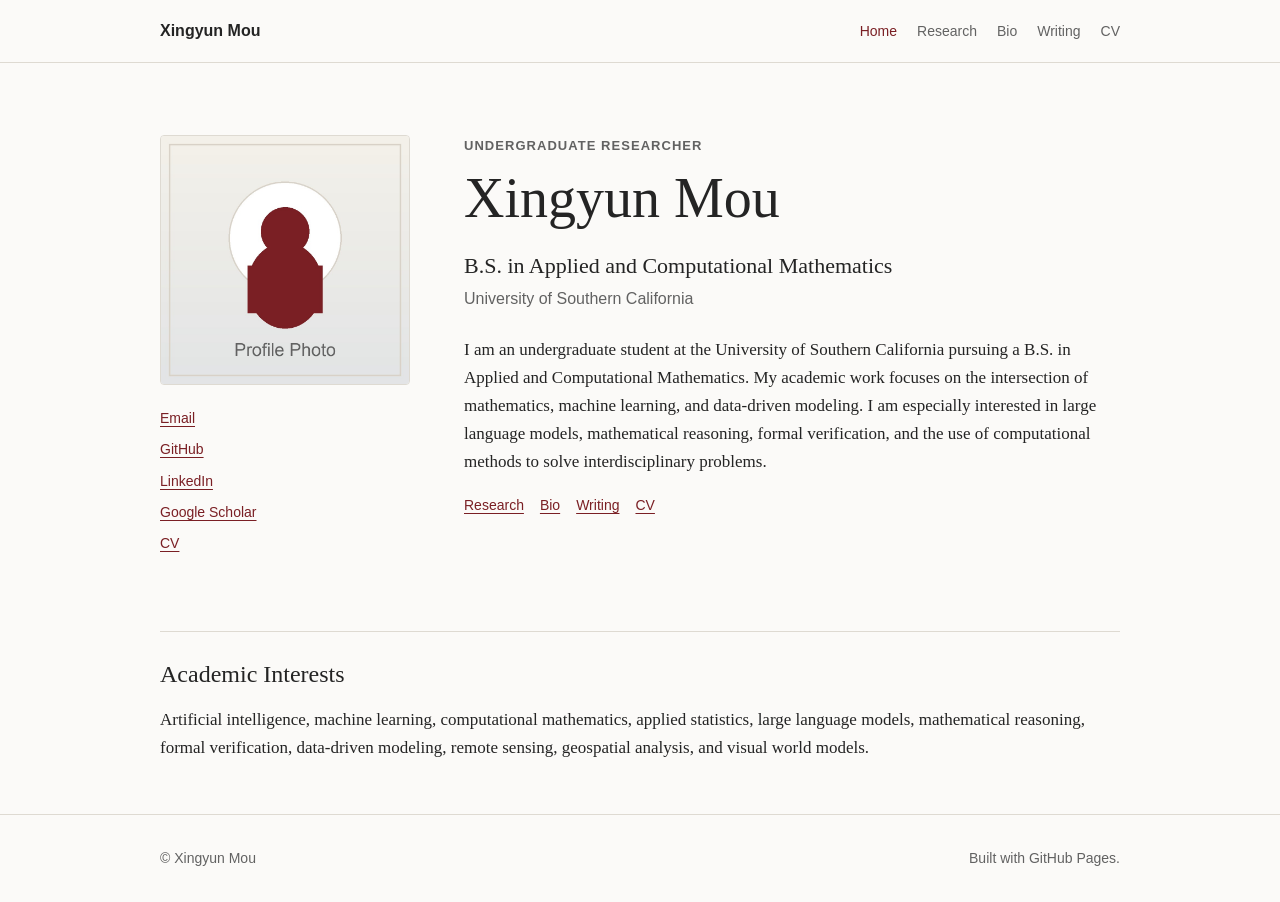
<file: index.html>
<!DOCTYPE html>
<html lang="en">
<head>
  <meta charset="utf-8">
  <meta name="viewport" content="width=device-width, initial-scale=1">
  <meta name="description" content="Personal academic website for Xingyun Mou, undergraduate student in Applied and Computational Mathematics at the University of Southern California.">
  <title>Xingyun Mou</title>
  <link rel="stylesheet" href="assets/styles.css">
</head>
<body>
  <header class="site-header">
    <nav class="nav container" aria-label="Primary navigation">
      <a class="site-title" href="index.html">Xingyun Mou</a>
      <div class="nav-links">
        <a href="index.html" aria-current="page">Home</a>
        <a href="research.html">Research</a>
        <a href="bio.html">Bio</a>
        <a href="writing.html">Writing</a>
        <a href="files/Xingyun_Mou_CV.pdf">CV</a>
      </div>
    </nav>
  </header>

  <main class="container">
    <section class="profile-layout" aria-labelledby="intro-heading">
      <aside class="profile-panel">
        <figure class="portrait">
          <img src="assets/profile.jpg" alt="Profile photo of Xingyun Mou">
        </figure>
        <div class="contact-links" aria-label="External and contact links">
          <a href="mailto:xingyunm@usc.edu">Email</a>
          <a href="https://github.com/ethanmou">GitHub</a>
          <a href="https://www.linkedin.com/in/xingyun-3b1611391">LinkedIn</a>
          <a href="https://scholar.google.com/citations?user=PLACEHOLDER">Google Scholar</a>
          <a href="files/Xingyun_Mou_CV.pdf">CV</a>
        </div>
      </aside>

      <section class="intro">
        <p class="eyebrow">Undergraduate Researcher</p>
        <h1 id="intro-heading">Xingyun Mou</h1>
        <p class="lead">B.S. in Applied and Computational Mathematics</p>
        <p class="institution">University of Southern California</p>

        <p>
          I am an undergraduate student at the University of Southern California pursuing a
          B.S. in Applied and Computational Mathematics. My academic work focuses on the
          intersection of mathematics, machine learning, and data-driven modeling. I am
          especially interested in large language models, mathematical reasoning, formal
          verification, and the use of computational methods to solve interdisciplinary
          problems.
        </p>

        <div class="quick-links" aria-label="Main sections">
          <a href="research.html">Research</a>
          <a href="bio.html">Bio</a>
          <a href="writing.html">Writing</a>
          <a href="files/Xingyun_Mou_CV.pdf">CV</a>
        </div>
      </section>
    </section>

    <section class="section-block" aria-labelledby="interests-heading">
      <h2 id="interests-heading">Academic Interests</h2>
      <p>
        Artificial intelligence, machine learning, computational mathematics, applied
        statistics, large language models, mathematical reasoning, formal verification,
        data-driven modeling, remote sensing, geospatial analysis, and visual world models.
      </p>
    </section>
  </main>

  <footer class="site-footer">
    <div class="container">
      <p>&copy; Xingyun Mou</p>
      <p>Built with GitHub Pages.</p>
    </div>
  </footer>
</body>
</html>
</file>
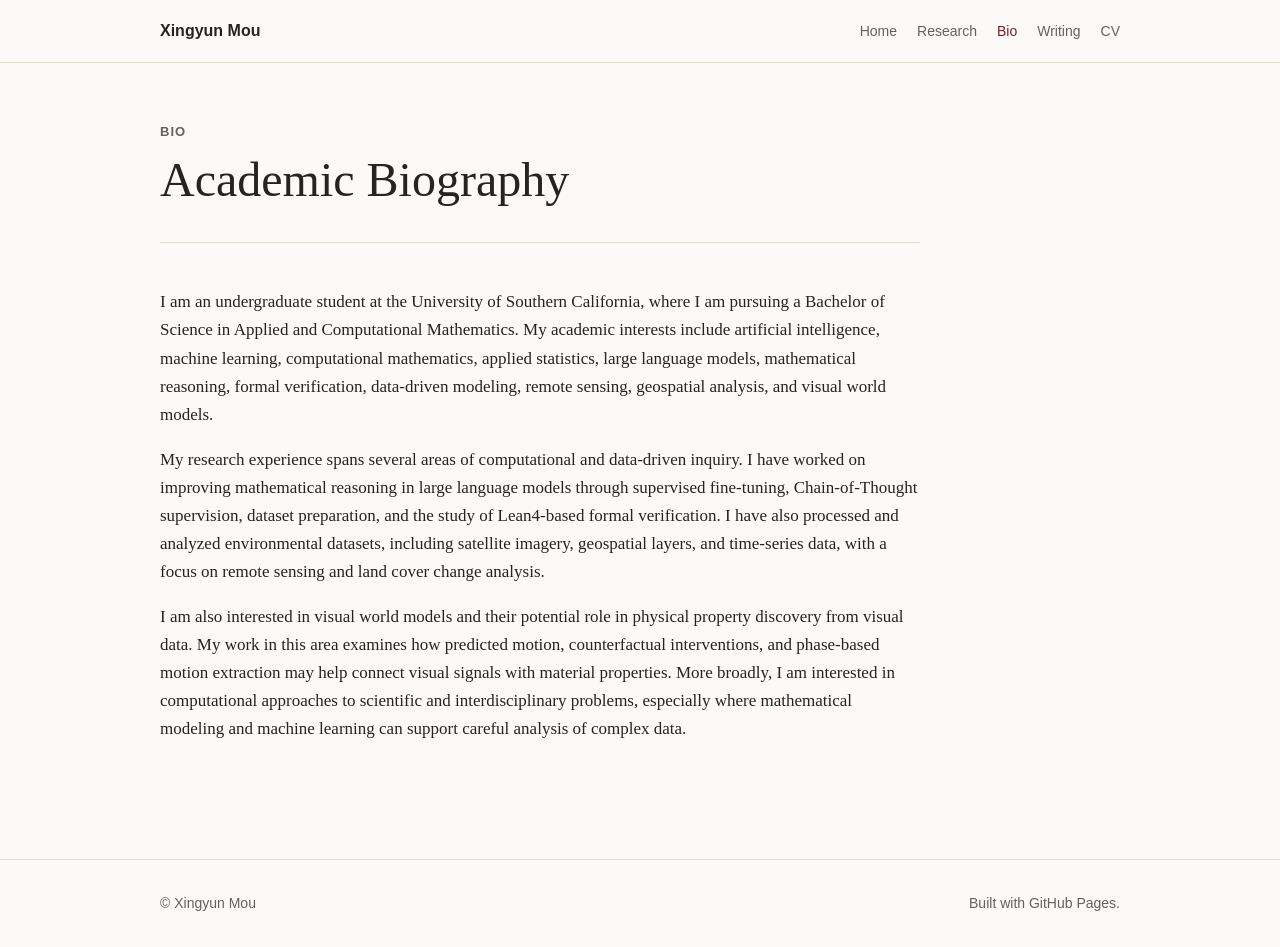
<file: bio.html>
<!DOCTYPE html>
<html lang="en">
<head>
  <meta charset="utf-8">
  <meta name="viewport" content="width=device-width, initial-scale=1">
  <meta name="description" content="Academic biography for Xingyun Mou.">
  <title>Bio | Xingyun Mou</title>
  <link rel="stylesheet" href="assets/styles.css">
</head>
<body>
  <header class="site-header">
    <nav class="nav container" aria-label="Primary navigation">
      <a class="site-title" href="index.html">Xingyun Mou</a>
      <div class="nav-links">
        <a href="index.html">Home</a>
        <a href="research.html">Research</a>
        <a href="bio.html" aria-current="page">Bio</a>
        <a href="writing.html">Writing</a>
        <a href="files/Xingyun_Mou_CV.pdf">CV</a>
      </div>
    </nav>
  </header>

  <main class="container page">
    <header class="page-header">
      <p class="eyebrow">Bio</p>
      <h1>Academic Biography</h1>
    </header>

    <section class="section-block prose">
      <p>
        I am an undergraduate student at the University of Southern California, where I am
        pursuing a Bachelor of Science in Applied and Computational Mathematics. My
        academic interests include artificial intelligence, machine learning,
        computational mathematics, applied statistics, large language models, mathematical
        reasoning, formal verification, data-driven modeling, remote sensing, geospatial
        analysis, and visual world models.
      </p>

      <p>
        My research experience spans several areas of computational and data-driven
        inquiry. I have worked on improving mathematical reasoning in large language
        models through supervised fine-tuning, Chain-of-Thought supervision, dataset
        preparation, and the study of Lean4-based formal verification. I have also
        processed and analyzed environmental datasets, including satellite imagery,
        geospatial layers, and time-series data, with a focus on remote sensing and land
        cover change analysis.
      </p>

      <p>
        I am also interested in visual world models and their potential role in physical
        property discovery from visual data. My work in this area examines how predicted
        motion, counterfactual interventions, and phase-based motion extraction may help
        connect visual signals with material properties. More broadly, I am interested in
        computational approaches to scientific and interdisciplinary problems, especially
        where mathematical modeling and machine learning can support careful analysis of
        complex data.
      </p>
    </section>
  </main>

  <footer class="site-footer">
    <div class="container">
      <p>&copy; Xingyun Mou</p>
      <p>Built with GitHub Pages.</p>
    </div>
  </footer>
</body>
</html>
</file>
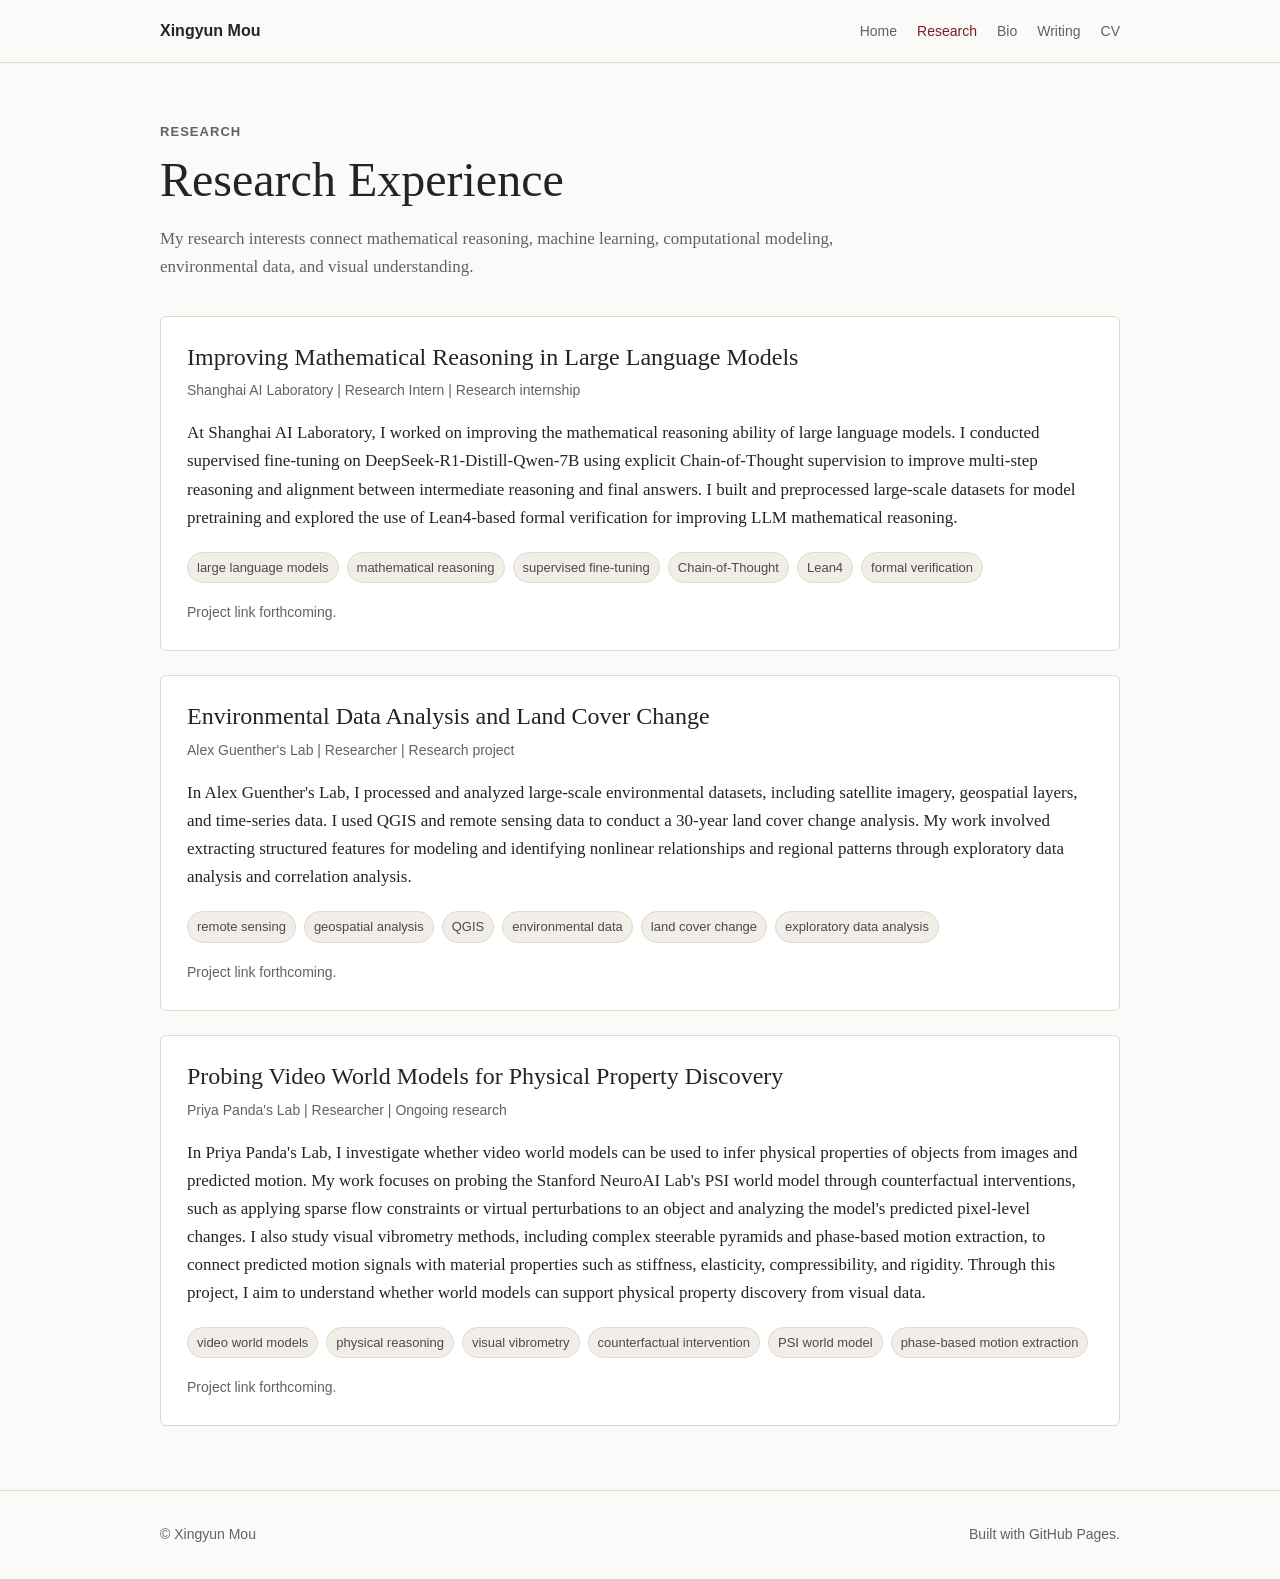
<file: research.html>
<!DOCTYPE html>
<html lang="en">
<head>
  <meta charset="utf-8">
  <meta name="viewport" content="width=device-width, initial-scale=1">
  <meta name="description" content="Research experience and academic projects by Xingyun Mou.">
  <title>Research | Xingyun Mou</title>
  <link rel="stylesheet" href="assets/styles.css">
</head>
<body>
  <header class="site-header">
    <nav class="nav container" aria-label="Primary navigation">
      <a class="site-title" href="index.html">Xingyun Mou</a>
      <div class="nav-links">
        <a href="index.html">Home</a>
        <a href="research.html" aria-current="page">Research</a>
        <a href="bio.html">Bio</a>
        <a href="writing.html">Writing</a>
        <a href="files/Xingyun_Mou_CV.pdf">CV</a>
      </div>
    </nav>
  </header>

  <main class="container page">
    <header class="page-header">
      <p class="eyebrow">Research</p>
      <h1>Research Experience</h1>
      <p>
        My research interests connect mathematical reasoning, machine learning,
        computational modeling, environmental data, and visual understanding.
      </p>
    </header>

    <section class="project-list" aria-label="Research projects">
      <article class="project">
        <div class="project-heading">
          <h2>Improving Mathematical Reasoning in Large Language Models</h2>
          <p class="project-meta">Shanghai AI Laboratory | Research Intern | Research internship</p>
        </div>
        <p>
          At Shanghai AI Laboratory, I worked on improving the mathematical reasoning
          ability of large language models. I conducted supervised fine-tuning on
          DeepSeek-R1-Distill-Qwen-7B using explicit Chain-of-Thought supervision to
          improve multi-step reasoning and alignment between intermediate reasoning and
          final answers. I built and preprocessed large-scale datasets for model
          pretraining and explored the use of Lean4-based formal verification for
          improving LLM mathematical reasoning.
        </p>
        <p class="keywords">
          <span>large language models</span>
          <span>mathematical reasoning</span>
          <span>supervised fine-tuning</span>
          <span>Chain-of-Thought</span>
          <span>Lean4</span>
          <span>formal verification</span>
        </p>
        <p class="project-link">Project link forthcoming.</p>
      </article>

      <article class="project">
        <div class="project-heading">
          <h2>Environmental Data Analysis and Land Cover Change</h2>
          <p class="project-meta">Alex Guenther's Lab | Researcher | Research project</p>
        </div>
        <p>
          In Alex Guenther's Lab, I processed and analyzed large-scale environmental
          datasets, including satellite imagery, geospatial layers, and time-series data.
          I used QGIS and remote sensing data to conduct a 30-year land cover change
          analysis. My work involved extracting structured features for modeling and
          identifying nonlinear relationships and regional patterns through exploratory
          data analysis and correlation analysis.
        </p>
        <p class="keywords">
          <span>remote sensing</span>
          <span>geospatial analysis</span>
          <span>QGIS</span>
          <span>environmental data</span>
          <span>land cover change</span>
          <span>exploratory data analysis</span>
        </p>
        <p class="project-link">Project link forthcoming.</p>
      </article>

      <article class="project">
        <div class="project-heading">
          <h2>Probing Video World Models for Physical Property Discovery</h2>
          <p class="project-meta">Priya Panda's Lab | Researcher | Ongoing research</p>
        </div>
        <p>
          In Priya Panda's Lab, I investigate whether video world models can be used to
          infer physical properties of objects from images and predicted motion. My work
          focuses on probing the Stanford NeuroAI Lab's PSI world model through
          counterfactual interventions, such as applying sparse flow constraints or virtual
          perturbations to an object and analyzing the model's predicted pixel-level
          changes. I also study visual vibrometry methods, including complex steerable
          pyramids and phase-based motion extraction, to connect predicted motion signals
          with material properties such as stiffness, elasticity, compressibility, and
          rigidity. Through this project, I aim to understand whether world models can
          support physical property discovery from visual data.
        </p>
        <p class="keywords">
          <span>video world models</span>
          <span>physical reasoning</span>
          <span>visual vibrometry</span>
          <span>counterfactual intervention</span>
          <span>PSI world model</span>
          <span>phase-based motion extraction</span>
        </p>
        <p class="project-link">Project link forthcoming.</p>
      </article>
    </section>
  </main>

  <footer class="site-footer">
    <div class="container">
      <p>&copy; Xingyun Mou</p>
      <p>Built with GitHub Pages.</p>
    </div>
  </footer>
</body>
</html>
</file>
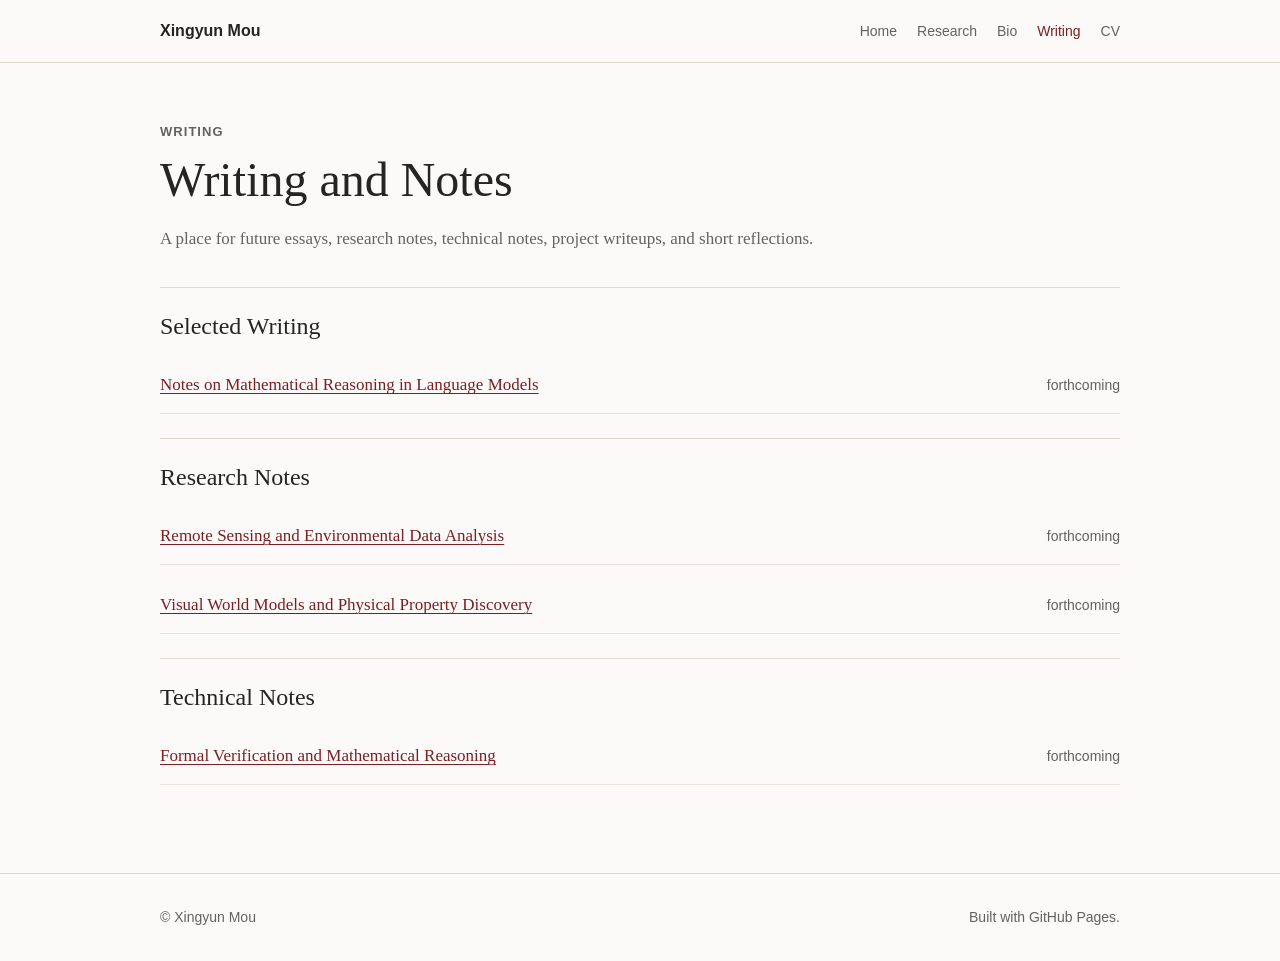
<file: writing.html>
<!DOCTYPE html>
<html lang="en">
<head>
  <meta charset="utf-8">
  <meta name="viewport" content="width=device-width, initial-scale=1">
  <meta name="description" content="Writing, research notes, and technical notes by Xingyun Mou.">
  <title>Writing | Xingyun Mou</title>
  <link rel="stylesheet" href="assets/styles.css">
</head>
<body>
  <header class="site-header">
    <nav class="nav container" aria-label="Primary navigation">
      <a class="site-title" href="index.html">Xingyun Mou</a>
      <div class="nav-links">
        <a href="index.html">Home</a>
        <a href="research.html">Research</a>
        <a href="bio.html">Bio</a>
        <a href="writing.html" aria-current="page">Writing</a>
        <a href="files/Xingyun_Mou_CV.pdf">CV</a>
      </div>
    </nav>
  </header>

  <main class="container page">
    <header class="page-header">
      <p class="eyebrow">Writing</p>
      <h1>Writing and Notes</h1>
      <p>
        A place for future essays, research notes, technical notes, project writeups, and
        short reflections.
      </p>
    </header>

    <section class="writing-section" aria-labelledby="selected-writing-heading">
      <h2 id="selected-writing-heading">Selected Writing</h2>
      <ul class="entry-list">
        <li>
          <a href="#">Notes on Mathematical Reasoning in Language Models</a>
          <span>forthcoming</span>
        </li>
      </ul>
    </section>

    <section class="writing-section" aria-labelledby="research-notes-heading">
      <h2 id="research-notes-heading">Research Notes</h2>
      <ul class="entry-list">
        <li>
          <a href="#">Remote Sensing and Environmental Data Analysis</a>
          <span>forthcoming</span>
        </li>
        <li>
          <a href="#">Visual World Models and Physical Property Discovery</a>
          <span>forthcoming</span>
        </li>
      </ul>
    </section>

    <section class="writing-section" aria-labelledby="technical-notes-heading">
      <h2 id="technical-notes-heading">Technical Notes</h2>
      <ul class="entry-list">
        <li>
          <a href="#">Formal Verification and Mathematical Reasoning</a>
          <span>forthcoming</span>
        </li>
      </ul>
    </section>
  </main>

  <footer class="site-footer">
    <div class="container">
      <p>&copy; Xingyun Mou</p>
      <p>Built with GitHub Pages.</p>
    </div>
  </footer>
</body>
</html>
</file>
<file: assets/styles.css>
:root {
  --background: #fbfaf8;
  --surface: #ffffff;
  --text: #242424;
  --muted: #626262;
  --border: #dedad2;
  --accent: #7a1f24;
  --accent-dark: #5f161b;
  --tag-bg: #f1eee8;
  --max-width: 960px;
}

* {
  box-sizing: border-box;
}

html {
  scroll-behavior: smooth;
}

body {
  margin: 0;
  background: var(--background);
  color: var(--text);
  font-family: Georgia, "Times New Roman", serif;
  font-size: 17px;
  line-height: 1.65;
}

a {
  color: var(--accent);
  text-decoration-thickness: 1px;
  text-underline-offset: 3px;
}

a:hover,
a:focus {
  color: var(--accent-dark);
}

.container {
  width: min(100% - 32px, var(--max-width));
  margin: 0 auto;
}

.site-header {
  background: rgba(251, 250, 248, 0.96);
  border-bottom: 1px solid var(--border);
}

.nav {
  display: flex;
  align-items: center;
  justify-content: space-between;
  gap: 24px;
  padding: 18px 0;
}

.site-title {
  color: var(--text);
  font-family: -apple-system, BlinkMacSystemFont, "Segoe UI", sans-serif;
  font-size: 16px;
  font-weight: 700;
  letter-spacing: 0;
  text-decoration: none;
  white-space: nowrap;
}

.nav-links {
  display: flex;
  flex-wrap: wrap;
  justify-content: flex-end;
  gap: 14px 20px;
  font-family: -apple-system, BlinkMacSystemFont, "Segoe UI", sans-serif;
  font-size: 14px;
}

.nav-links a {
  color: var(--muted);
  text-decoration: none;
}

.nav-links a:hover,
.nav-links a:focus,
.nav-links a[aria-current="page"] {
  color: var(--accent);
}

.profile-layout {
  display: grid;
  grid-template-columns: 250px minmax(0, 1fr);
  gap: 54px;
  padding: 72px 0 42px;
}

.profile-panel {
  display: flex;
  flex-direction: column;
  gap: 22px;
}

.portrait {
  display: grid;
  place-items: center;
  width: 100%;
  aspect-ratio: 1;
  margin: 0;
  overflow: hidden;
  border: 1px solid var(--border);
  border-radius: 4px;
  background:
    linear-gradient(135deg, rgba(122, 31, 36, 0.1), rgba(66, 102, 116, 0.12)),
    var(--surface);
}

.portrait img {
  width: 100%;
  height: 100%;
  object-fit: cover;
  color: var(--muted);
  font-family: -apple-system, BlinkMacSystemFont, "Segoe UI", sans-serif;
  font-size: 14px;
  text-align: center;
}

.contact-links,
.quick-links {
  display: flex;
  flex-wrap: wrap;
  gap: 10px 16px;
  font-family: -apple-system, BlinkMacSystemFont, "Segoe UI", sans-serif;
  font-size: 14px;
}

.contact-links {
  flex-direction: column;
  gap: 8px;
}

.contact-links a,
.quick-links a {
  width: fit-content;
}

.intro {
  max-width: 660px;
}

.eyebrow {
  margin: 0 0 8px;
  color: var(--muted);
  font-family: -apple-system, BlinkMacSystemFont, "Segoe UI", sans-serif;
  font-size: 13px;
  font-weight: 700;
  letter-spacing: 0.08em;
  text-transform: uppercase;
}

h1,
h2,
h3 {
  margin: 0;
  color: var(--text);
  line-height: 1.2;
}

h1 {
  font-size: clamp(34px, 6vw, 56px);
  font-weight: 500;
}

h2 {
  font-size: 24px;
  font-weight: 500;
}

.lead {
  margin: 18px 0 0;
  font-size: 22px;
  line-height: 1.45;
}

.institution {
  margin: 4px 0 24px;
  color: var(--muted);
  font-family: -apple-system, BlinkMacSystemFont, "Segoe UI", sans-serif;
  font-size: 16px;
}

.section-block {
  margin: 34px 0 52px;
  padding-top: 28px;
  border-top: 1px solid var(--border);
}

.section-block h2 {
  margin-bottom: 12px;
}

.page {
  padding: 58px 0 64px;
}

.page-header {
  max-width: 730px;
  margin-bottom: 34px;
}

.page-header h1 {
  font-size: clamp(32px, 5vw, 48px);
}

.page-header p:last-child {
  color: var(--muted);
}

.project-list {
  display: grid;
  gap: 24px;
}

.project {
  padding: 26px;
  background: var(--surface);
  border: 1px solid var(--border);
  border-radius: 6px;
}

.project-heading {
  margin-bottom: 14px;
}

.project-meta {
  margin: 8px 0 0;
  color: var(--muted);
  font-family: -apple-system, BlinkMacSystemFont, "Segoe UI", sans-serif;
  font-size: 14px;
}

.keywords {
  display: flex;
  flex-wrap: wrap;
  gap: 8px;
  margin: 20px 0 0;
  font-family: -apple-system, BlinkMacSystemFont, "Segoe UI", sans-serif;
  font-size: 13px;
}

.keywords span {
  padding: 4px 9px;
  background: var(--tag-bg);
  border: 1px solid var(--border);
  border-radius: 999px;
  color: #4b4b4b;
}

.project-link {
  margin: 18px 0 0;
  color: var(--muted);
  font-family: -apple-system, BlinkMacSystemFont, "Segoe UI", sans-serif;
  font-size: 14px;
}

.prose {
  max-width: 760px;
}

.writing-section {
  padding: 24px 0;
  border-top: 1px solid var(--border);
}

.entry-list {
  display: grid;
  gap: 12px;
  padding: 0;
  margin: 16px 0 0;
  list-style: none;
}

.entry-list li {
  display: flex;
  align-items: baseline;
  justify-content: space-between;
  gap: 20px;
  padding: 14px 0;
  border-bottom: 1px solid rgba(222, 218, 210, 0.72);
}

.entry-list span {
  flex: 0 0 auto;
  color: var(--muted);
  font-family: -apple-system, BlinkMacSystemFont, "Segoe UI", sans-serif;
  font-size: 14px;
}

.site-footer {
  padding: 32px 0;
  border-top: 1px solid var(--border);
  color: var(--muted);
  font-family: -apple-system, BlinkMacSystemFont, "Segoe UI", sans-serif;
  font-size: 14px;
}

.site-footer .container {
  display: flex;
  align-items: center;
  justify-content: space-between;
  gap: 16px;
}

.site-footer p {
  margin: 0;
}

@media (max-width: 760px) {
  .nav {
    align-items: flex-start;
    flex-direction: column;
    gap: 12px;
  }

  .nav-links {
    justify-content: flex-start;
  }

  .profile-layout {
    grid-template-columns: 1fr;
    gap: 32px;
    padding-top: 46px;
  }

  .profile-panel {
    max-width: 280px;
  }

  .contact-links {
    flex-direction: row;
  }

  .project {
    padding: 20px;
  }

  .entry-list li,
  .site-footer .container {
    align-items: flex-start;
    flex-direction: column;
    gap: 6px;
  }
}
</file>
